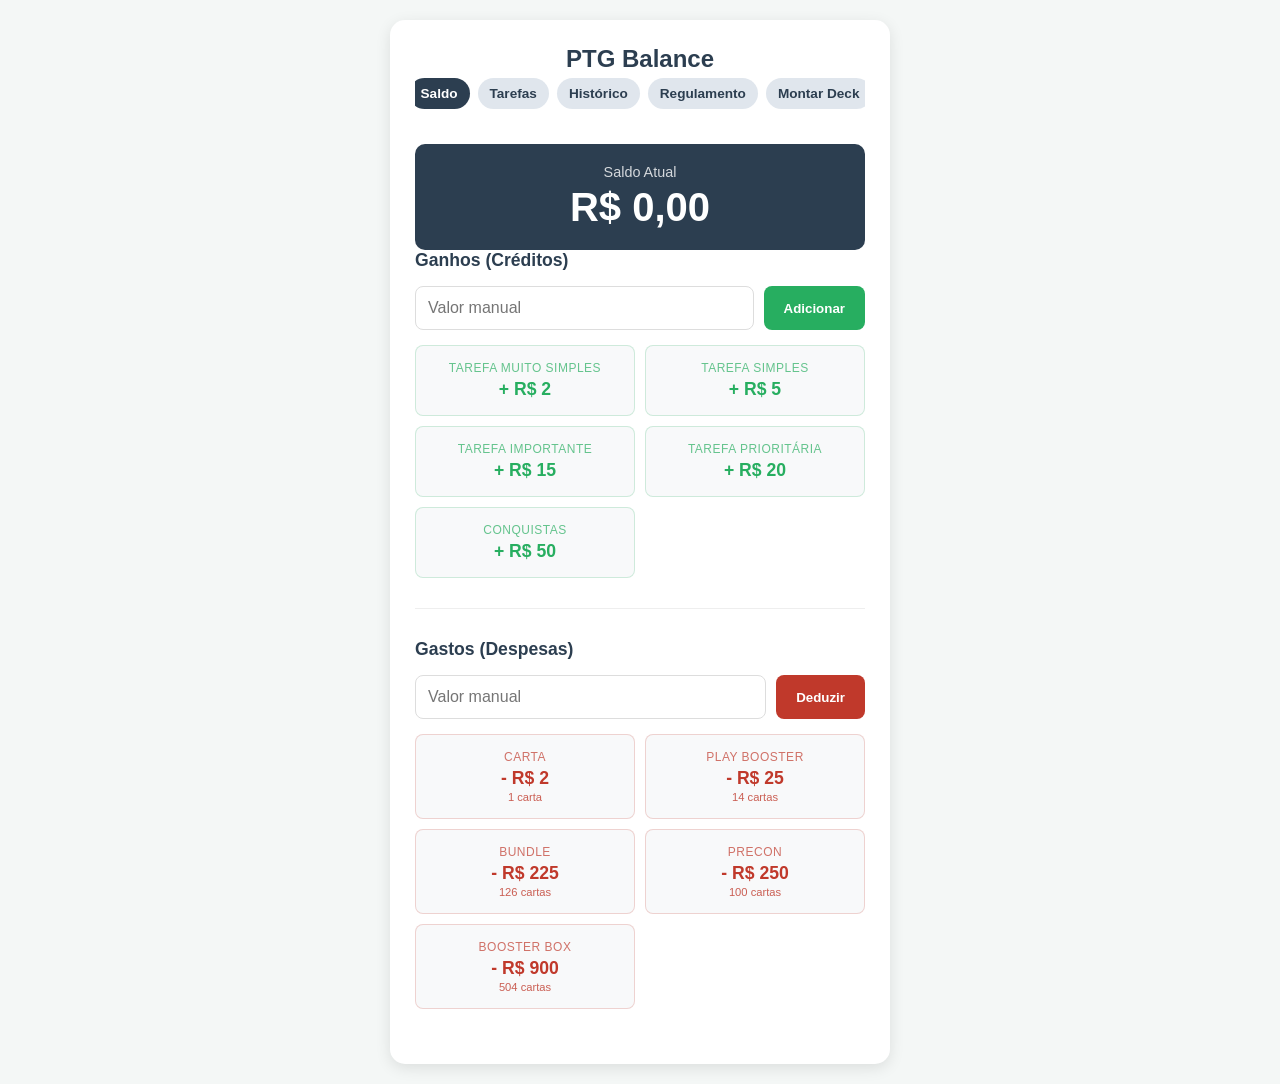
<file: index.html>
<!DOCTYPE html>
<html lang="pt-br">
<head>
    <meta charset="UTF-8">
    <meta name="viewport" content="width=device-width, initial-scale=1.0">
    <title>PTG Balance Tracker</title>
    <link rel="stylesheet" href="style.css">
    <link rel="manifest" href="manifest.json">
    <meta name="theme-color" content="#2c3e50">
    <link rel="apple-touch-icon" href="icon-192.png">
    <link rel="icon" href="data:image/svg+xml,<svg xmlns=%22http://www.w3.org/2000/svg%22 viewBox=%220 0 100 100%22><text y=%22.9em%22 font-size=%2290%22>💰</text></svg>">
</head>
<body>
    <div class="container">
        <header>
            <h1>PTG Balance</h1>
            <nav class="tabs">
                <button class="tab-btn active" data-target="tracker-view">Saldo</button>
                <button class="tab-btn" data-target="tasks-view">Tarefas</button>
                <button class="tab-btn" data-target="history-view">Histórico</button>
                <button class="tab-btn" data-target="regulations-view">Regulamento</button>
                <button class="tab-btn" data-target="deck-guide-view">Montar Deck</button>
            </nav>
        </header>

        <main>
            <!-- Tracker View -->
            <div id="tracker-view" class="view">
                <div id="balance-container">
                    <span class="label">Saldo Atual</span>
                    <div id="balance">R$ 0,00</div>
                </div>

                <section class="action-section">
                    <h2>Ganhos (Créditos)</h2>
                    <div class="input-group">
                        <input type="number" id="credit-input" placeholder="Valor manual" step="0.01">
                        <button id="add-credit-btn" class="btn-main credit">Adicionar</button>
                    </div>
                    
                    <div class="grid shortcuts">
                        <button class="shortcut credit" data-value="2"><span>Tarefa Muito Simples</span><strong>+ R$ 2</strong></button>
                        <button class="shortcut credit" data-value="5"><span>Tarefa Simples</span><strong>+ R$ 5</strong></button>
                        <button class="shortcut credit" data-value="15"><span>Tarefa Importante</span><strong>+ R$ 15</strong></button>
                        <button class="shortcut credit" data-value="20"><span>Tarefa Prioritária</span><strong>+ R$ 20</strong></button>
                        <button class="shortcut credit" data-value="50"><span>Conquistas</span><strong>+ R$ 50</strong></button>
                    </div>
                </section>

                <hr>

                <section class="action-section">
                    <h2>Gastos (Despesas)</h2>
                    <div class="input-group">
                        <input type="number" id="debit-input" placeholder="Valor manual" step="0.01">
                        <button id="add-debit-btn" class="btn-main debit">Deduzir</button>
                    </div>
                    <div class="grid shortcuts debit-grid">
                        <button class="shortcut debit" data-value="2"><span>Carta</span><strong>- R$ 2</strong><small>1 carta</small></button>
                        <button class="shortcut debit" data-value="25"><span>Play Booster</span><strong>- R$ 25</strong><small>14 cartas</small></button>
                        <button class="shortcut debit" data-value="225"><span>Bundle</span><strong>- R$ 225</strong><small>126 cartas</small></button>
                        <button class="shortcut debit" data-value="250"><span>Precon</span><strong>- R$ 250</strong><small>100 cartas</small></button>
                        <button class="shortcut debit" data-value="900"><span>Booster Box</span><strong>- R$ 900</strong><small>504 cartas</small></button>
                    </div>
                </section>
            </div>

            <!-- Tasks View -->
            <div id="tasks-view" class="view hidden">
                <div class="tasks-content">
                    <h2>Minhas Tarefas</h2>
                    <div class="add-task-form">
                        <input type="text" id="task-name-input" placeholder="Nova tarefa...">
                        <select id="task-category-select">
                            <option value="2">0. Muito Simples (R$ 2)</option>
                            <option value="5">I. Simples (R$ 5)</option>
                            <option value="15">II. Importante (R$ 15)</option>
                            <option value="20">III. Prioritária (R$ 20)</option>
                            <option value="50">IV. Suprema (R$ 50)</option>
                        </select>
                        <button id="add-task-btn" class="btn-main credit">Adicionar</button>
                    </div>
                    
                    <div id="tasks-list" class="tasks-container">
                        <!-- Tarefas pendentes -->
                    </div>

                    <div class="tasks-history-section">
                        <hr>
                        <h3>Histórico de Tarefas (Hoje)</h3>
                        <div id="tasks-history-list" class="tasks-container">
                            <!-- Tarefas concluídas -->
                        </div>
                    </div>
                </div>
            </div>

            <!-- History View -->
            <div id="history-view" class="view hidden">
                <div class="history-content">
                    <h2>Histórico</h2>
                    <div id="history-list">
                        <!-- Transações serão inseridas aqui -->
                        <p class="empty-msg">Nenhuma transação registrada.</p>
                    </div>
                </div>
            </div>

            <!-- Regulations View -->
            <div id="regulations-view" class="view hidden">
                <div class="info-content" id="regulations-content">
                    <p>Carregando regulamento...</p>
                </div>
            </div>

            <!-- Deck Guide View -->
            <div id="deck-guide-view" class="view hidden">
                <div class="info-content" id="deck-guide-content">
                    <p>Carregando guia...</p>
                </div>
            </div>
        </main>

        <!-- Activity Name Modal -->
        <div id="activity-modal" class="modal hidden">
            <div class="modal-content">
                <h3>Nome da Atividade</h3>
                <input type="text" id="activity-name-input" placeholder="Ex: Café, Malhar, Task...">
                <div class="modal-actions">
                    <button id="cancel-activity-btn" class="btn-secondary">Cancelar</button>
                    <button id="confirm-activity-btn" class="btn-main credit">Confirmar</button>
                </div>
            </div>
        </div>

        <div id="notification" class="hidden">Saldo Negativo!</div>
    </div>

    <script src="app.js"></script>
    <script>
        if ('serviceWorker' in navigator) {
            navigator.serviceWorker.register('sw.js');
        }
    </script>
</body>
</html>
</file>
<file: style.css>
:root {
    --primary: #2c3e50;
    --credit: #27ae60;
    --credit-hover: #219150;
    --debit: #c0392b;
    --debit-hover: #a93226;
    --bg: #f4f7f6;
    --text: #333;
    --white: #ffffff;
}

* {
    box-sizing: border-box;
    margin: 0;
    padding: 0;
    font-family: -apple-system, BlinkMacSystemFont, "Segoe UI", Roboto, Helvetica, Arial, sans-serif;
}

body {
    background-color: var(--bg);
    color: var(--text);
    padding: 20px;
    display: flex;
    justify-content: center;
}

.container {
    width: 100%;
    max-width: 500px;
    background: var(--white);
    padding: 25px;
    border-radius: 15px;
    box-shadow: 0 4px 15px rgba(0,0,0,0.1);
}

header {
    text-align: center;
    margin-bottom: 30px;
}

h1 {
    font-size: 1.5rem;
    color: var(--primary);
    margin-bottom: 5px;
}

.tabs {
    display: flex;
    justify-content: center;
    gap: 8px;
    margin-bottom: 20px;
    overflow-x: auto;
    -webkit-overflow-scrolling: touch;
    padding-bottom: 5px;
}

.tab-btn {
    padding: 8px 12px;
    border: none;
    background: #e0e6ed;
    border-radius: 20px;
    color: var(--primary);
    font-weight: 600;
    cursor: pointer;
    transition: all 0.2s;
    white-space: nowrap;
    font-size: 0.85rem;
}

.tab-btn.active {
    background: var(--primary);
    color: var(--white);
}

#balance-container {
    background: var(--primary);
    color: var(--white);
    padding: 20px;
    border-radius: 10px;
    display: flex;
    flex-direction: column;
    align-items: center;
}

.label {
    font-size: 0.9rem;
    opacity: 0.8;
}

#balance {
    font-size: 2.5rem;
    font-weight: bold;
    margin-top: 5px;
}

.negative #balance {
    color: #ff7675;
}

h2 {
    font-size: 1.1rem;
    margin-bottom: 15px;
    color: var(--primary);
}

.action-section {
    margin-bottom: 30px;
}

.input-group {
    display: flex;
    gap: 10px;
    margin-bottom: 15px;
}

input[type="number"],
input[type="text"],
select {
    flex: 1;
    padding: 12px;
    border: 1px solid #ddd;
    border-radius: 8px;
    font-size: 1rem;
    background-color: var(--white);
}

.history-content {
    text-align: left;
}

.history-content h2 {
    margin-bottom: 20px;
    text-align: center;
}

#history-list {
    display: flex;
    flex-direction: column;
    gap: 10px;
}

.history-item {
    display: flex;
    justify-content: space-between;
    align-items: center;
    padding: 12px;
    background: #f8f9fa;
    border-radius: 8px;
    border-left: 4px solid #ccc;
}

.history-item.credit { border-left-color: var(--credit); }
.history-item.debit { border-left-color: var(--debit); }

.history-info {
    display: flex;
    flex-direction: column;
}

.history-name { font-weight: bold; font-size: 0.95rem; }
.history-date { font-size: 0.75rem; opacity: 0.6; }

.history-amount { font-weight: bold; }
.history-amount.credit { color: var(--credit); }
.history-amount.debit { color: var(--debit); }

.history-right {
    display: flex;
    align-items: center;
    gap: 12px;
}

.delete-btn {
    background: none;
    border: none;
    color: var(--debit);
    font-size: 1.4rem;
    cursor: pointer;
    line-height: 1;
    opacity: 0.5;
    transition: opacity 0.2s;
    padding: 4px;
}

.delete-btn:hover {
    opacity: 1;
}

.empty-msg {
    text-align: center;
    opacity: 0.5;
    margin-top: 20px;
}

.btn-main {
    padding: 12px 20px;
    border: none;
    border-radius: 8px;
    color: white;
    font-weight: bold;
    cursor: pointer;
    transition: background 0.2s;
}

.btn-main.credit { background-color: var(--credit); }
.btn-main.credit:hover { background-color: var(--credit-hover); }

.btn-main.debit { background-color: var(--debit); }
.btn-main.debit:hover { background-color: var(--debit-hover); }

.btn-secondary {
    padding: 12px 20px;
    border: none;
    border-radius: 8px;
    background: #e0e6ed;
    color: var(--primary);
    font-weight: bold;
    cursor: pointer;
}

.grid {
    display: grid;
    grid-template-columns: repeat(2, 1fr);
    gap: 10px;
}


.shortcut {
    padding: 15px 10px;
    border: none;
    border-radius: 8px;
    cursor: pointer;
    display: flex;
    flex-direction: column;
    align-items: center;
    transition: transform 0.1s, opacity 0.2s;
    background: #f8f9fa;
    border: 1px solid #eee;
}

.shortcut:active {
    transform: scale(0.95);
}

.shortcut span {
    font-size: 0.75rem;
    text-transform: uppercase;
    letter-spacing: 0.5px;
    margin-bottom: 4px;
    opacity: 0.7;
}

.shortcut strong {
    font-size: 1.1rem;
}

.shortcut small {
    font-size: 0.7rem;
    opacity: 0.8;
    margin-top: 2px;
}

.shortcut.credit { color: var(--credit); border-color: rgba(39, 174, 96, 0.2); }
.shortcut.credit:hover { background: rgba(39, 174, 96, 0.05); }

.shortcut.debit { color: var(--debit); border-color: rgba(192, 57, 43, 0.2); }
.shortcut.debit:hover { background: rgba(192, 57, 43, 0.05); }

hr {
    border: 0;
    border-top: 1px solid #eee;
    margin: 30px 0;
}

#notification {
    position: fixed;
    top: 20px;
    left: 50%;
    transform: translateX(-50%);
    background: var(--debit);
    color: white;
    padding: 10px 20px;
    border-radius: 20px;
    font-weight: bold;
    box-shadow: 0 4px 10px rgba(0,0,0,0.2);
    z-index: 1000;
    transition: opacity 0.3s;
}

.hidden {
    display: none !important;
}

/* Info Views (Regulamento e Guia) */
.info-content {
    text-align: left;
    line-height: 1.6;
}

.info-content h2 {
    margin: 25px 0 15px 0;
    padding-bottom: 10px;
    border-bottom: 1px solid #eee;
    font-size: 1.3rem;
}

.info-content h3 {
    margin: 20px 0 10px 0;
    font-size: 1.1rem;
    color: var(--primary);
}

.info-content p {
    margin-bottom: 15px;
    font-size: 0.95rem;
}

.info-content ul, .info-content ol {
    margin-bottom: 15px;
    padding-left: 20px;
}

.info-content li {
    margin-bottom: 8px;
    font-size: 0.95rem;
}

.info-content table {
    width: 100%;
    border-collapse: collapse;
    margin-bottom: 20px;
    font-size: 0.85rem;
}

.info-content th, .info-content td {
    border: 1px solid #ddd;
    padding: 8px;
    text-align: left;
}

.info-content th {
    background-color: #f8f9fa;
    color: var(--primary);
}

.info-content blockquote {
    border-left: 4px solid #ddd;
    padding-left: 15px;
    margin: 20px 0;
    font-style: italic;
    color: #666;
}

/* Modal */
.modal {
    position: fixed;
    top: 0;
    left: 0;
    width: 100%;
    height: 100%;
    background: rgba(0,0,0,0.5);
    display: flex;
    justify-content: center;
    align-items: center;
    z-index: 2000;
}

.modal-content {
    background: var(--white);
    padding: 25px;
    border-radius: 15px;
    width: 90%;
    max-width: 400px;
    text-align: center;
}

.modal-content h3 {
    margin-bottom: 15px;
    color: var(--primary);
}

.modal-content input {
    margin-bottom: 20px;
}

.modal-actions {
    display: flex;
    gap: 10px;
    justify-content: center;
}


/* Tasks View */
.tasks-content {
    text-align: center;
}

.add-task-form {
    display: flex;
    flex-direction: column;
    gap: 10px;
    margin-bottom: 25px;
    background: #f8f9fa;
    padding: 15px;
    border-radius: 10px;
    border: 1px solid #eee;
}

.tasks-container {
    display: flex;
    flex-direction: column;
    gap: 10px;
    text-align: left;
}

.task-item {
    display: flex;
    justify-content: space-between;
    align-items: center;
    padding: 15px;
    background: var(--white);
    border-radius: 10px;
    border: 1px solid #eee;
    box-shadow: 0 2px 5px rgba(0,0,0,0.02);
    transition: all 0.2s;
}

.task-item:hover {
    border-color: #ddd;
}

.task-info {
    display: flex;
    flex-direction: column;
    gap: 2px;
}

.task-name {
    font-weight: 600;
    font-size: 1rem;
}

.task-category {
    font-size: 0.75rem;
    color: #666;
    text-transform: uppercase;
    letter-spacing: 0.5px;
}

.task-actions {
    display: flex;
    gap: 8px;
}

.complete-btn {
    background: var(--credit);
    color: white;
    border: none;
    width: 36px;
    height: 36px;
    border-radius: 50%;
    cursor: pointer;
    display: flex;
    justify-content: center;
    align-items: center;
    font-size: 1.2rem;
    transition: background 0.2s;
}

.complete-btn:hover {
    background: var(--credit-hover);
}

.task-item.completed {
    opacity: 0.6;
    background: #f1f3f5;
}

.task-item.completed .task-name {
    text-decoration: line-through;
}

.tasks-history-section {
    margin-top: 20px;
}

.tasks-history-section h3 {
    font-size: 1rem;
    margin-bottom: 15px;
    color: #666;
}

@media (max-width: 360px) {
    .grid {
        grid-template-columns: 1fr;
    }
}
</file>
